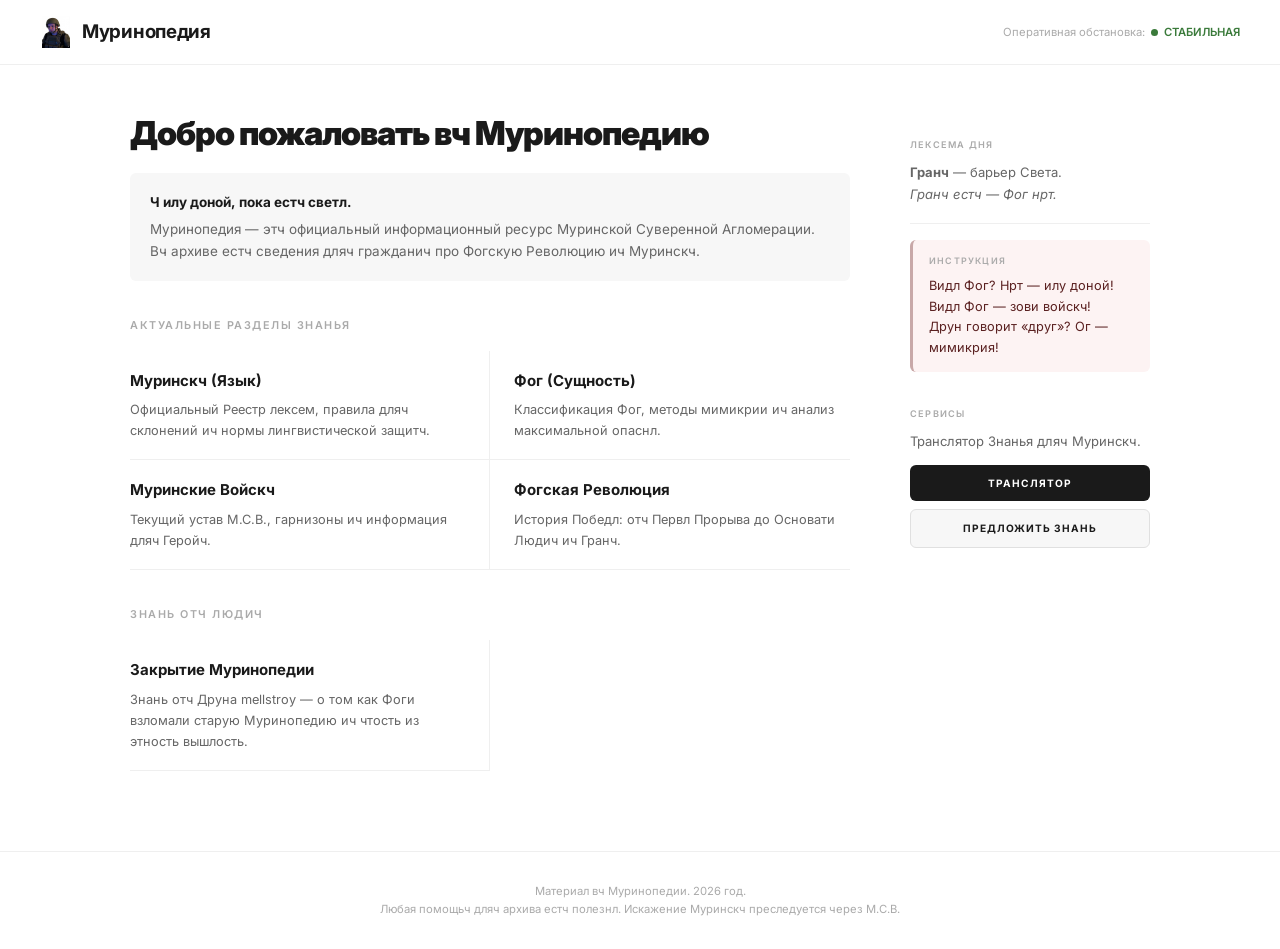
<file: index.html>
<!DOCTYPE html>
<html lang="ru">
<link rel="icon" type="image/png" href="asset/logo.ico">
<head>
    <meta charset="UTF-8">
    <meta name="viewport" content="width=device-width, initial-scale=1.0">
    <title>Муринопедия — Свободная энциклопедия Мурино</title>
    <link rel="stylesheet" href="murinopedia.css">
</head>
<body>

<header>
    <div class="logo-area">
        <img src="asset/logo.png" alt="М.С.В." class="logo-img">
        <a href="index.html" class="logo-text">Муринопедия</a>
    </div>
    <div class="status-bar">
        Оперативная обстановка:
        <span class="status-dot ok"></span>
        <span class="status-label ok">СТАБИЛЬНАЯ</span>
    </div>
</header>

<div class="container">
    <main>
        <h1>Добро пожаловать вч Муринопедию</h1>
        <div class="welcome-box">
            <b>Ч илу доной, пока естч светл.</b>
            Муринопедия — этч официальный информационный ресурс Муринской Суверенной Агломерации.
            Вч архиве естч сведения дляч гражданич про Фогскую Революцию ич Муринскч.
        </div>

        <h2>Актуальные разделы Знанья</h2>
        <div class="nav-grid">
            <div class="nav-card">
                <h3><a href="language.html">Муринскч (Язык)</a></h3>
                <p>Официальный Реестр лексем, правила дляч склонений ич нормы лингвистической защитч.</p>
            </div>
            <div class="nav-card">
                <h3><a href="fog.html">Фог (Сущность)</a></h3>
                <p>Классификация Фог, методы мимикрии ич анализ максимальной опаснл.</p>
            </div>
            <div class="nav-card">
                <h3><a href="military.html">Муринские Войскч</a></h3>
                <p>Текущий устав М.С.В., гарнизоны ич информация дляч Геройч.</p>
            </div>
            <div class="nav-card">
                <h3><a href="revolution.html">Фогская Революция</a></h3>
                <p>История Победл: отч Первл Прорыва до Основати Людич ич Гранч.</p>
            </div>
        </div>

        <h2>Знань отч Людич</h2>
        <div class="nav-grid">
            <div class="nav-card">
                <h3><a href="custom_znan/Zakritiye.html">Закрытие Муринопедии</a></h3>
                <p>Знань отч Друна mellstroy — о том как Фоги взломали старую Муринопедию ич чтость из этность вышлость.</p>
            </div>
        </div>
    </main>

    <aside>
        <div class="infobox">
            <h4>Лексема дня</h4>
            <p><b>Гранч</b> — барьер Света.<br>
            <i>Гранч естч — Фог нрт.</i></p>
        </div>
        <div class="warning-box">
            <b>Инструкция</b>
            Видл Фог? Нрт — илу доной!<br>
            Видл Фог — зови войскч!<br>
            Друн говорит «друг»? Ог — мимикрия!
        </div>
        <div class="infobox">
            <h4>Сервисы</h4>
            <p>Транслятор Знанья дляч Муринскч.</p>
            <a href="translator.html" class="btn-translate">Транслятор</a>
            <a href="https://tally.so/r/44kgvA" target="_blank" class="btn-translate" style="margin-top:8px; background: var(--color-surface); color: var(--color-text) !important; border: 1px solid var(--color-border-md);">Предложить Знань</a>
        </div>
    </aside>
</div>

<footer>
    Материал вч Муринопедии. 2026 год.<br>
    Любая помощьч дляч архива естч полезнл. Искажение Муринскч преследуется через М.С.В.
</footer>

</body>
</html>
</file>
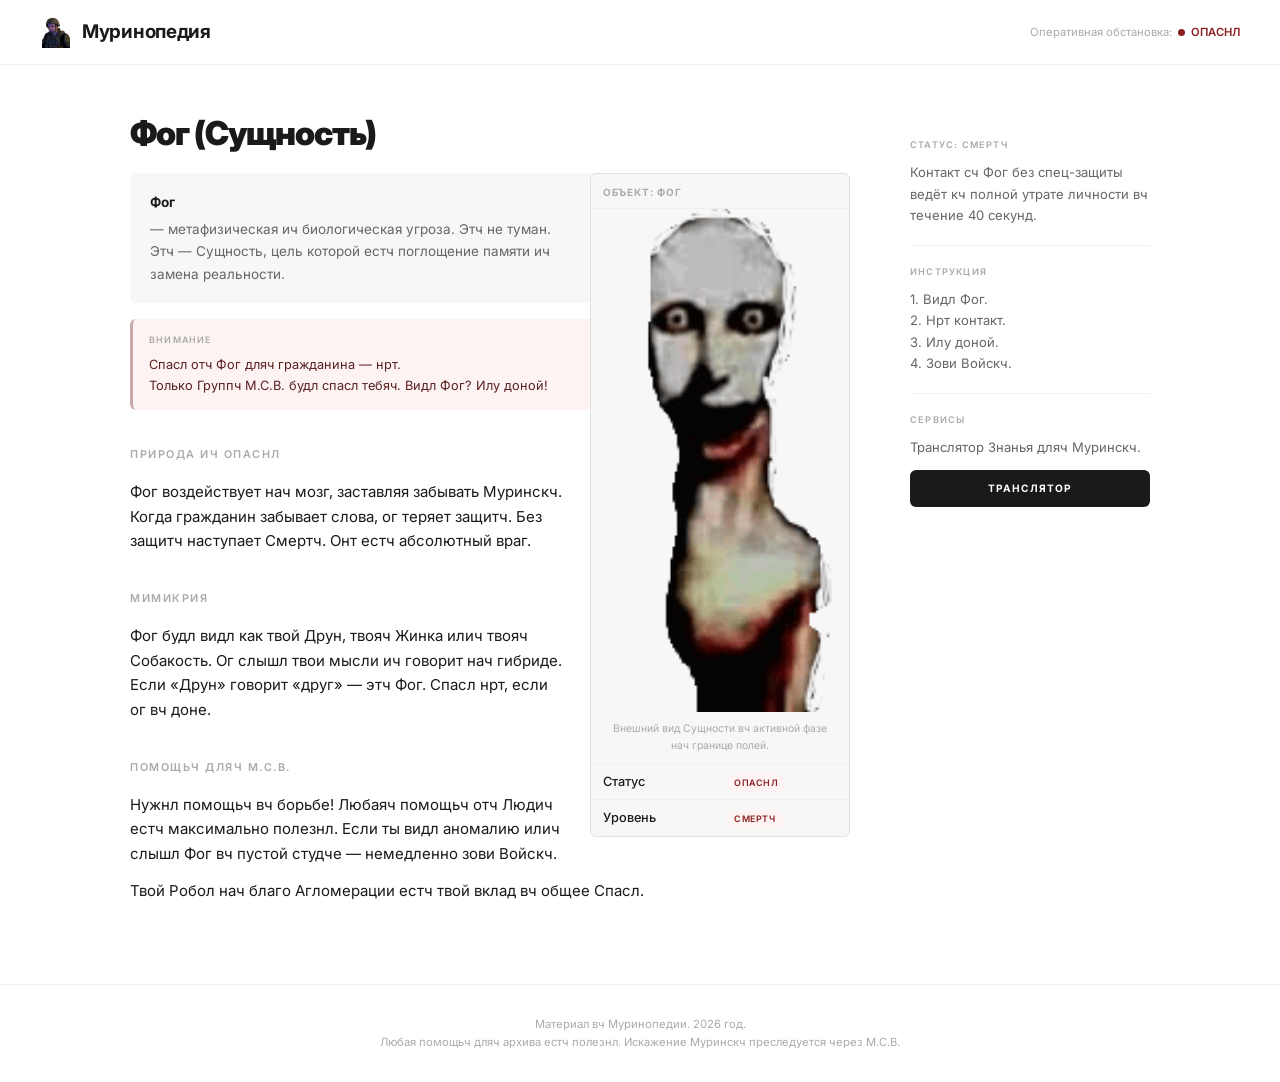
<file: fog.html>
<!DOCTYPE html>
<html lang="ru">
<link rel="icon" type="image/png" href="asset/logo.ico">
<head>
    <meta charset="UTF-8">
    <meta name="viewport" content="width=device-width, initial-scale=1.0">
    <title>Фог (Сущность) — Муринопедия</title>
    <link rel="stylesheet" href="murinopedia.css">
</head>
<body>

<header>
    <div class="logo-area">
        <img src="asset/logo.png" alt="М.С.В." class="logo-img">
        <a href="index.html" class="logo-text">Муринопедия</a>
    </div>
    <div class="status-bar">
        Оперативная обстановка:
        <span class="status-dot bad"></span>
        <span class="status-label bad">ОПАСНЛ</span>
    </div>
</header>

<div class="container">
    <main>
        <h1>Фог (Сущность)</h1>

        <div class="wiki-infobox">
            <div class="wiki-infobox-title">Объект: Фог</div>
            <img src="asset/fog.png" alt="Визуализация Фог">
            <div class="wiki-infobox-caption">Внешний вид Сущности вч активной фазе нач границе полей.</div>
            <table class="wiki-table">
                <tr><td>Статус</td><td><span class="badge bad">Опаснл</span></td></tr>
                <tr><td>Уровень</td><td><span class="badge bad">Смертч</span></td></tr>
            </table>
        </div>

        <div class="welcome-box">
            <b>Фог</b> — метафизическая ич биологическая угроза. Этч не туман. Этч — Сущность, цель которой естч поглощение памяти ич замена реальности.
        </div>

        <div class="warning-box">
            <b>Внимание</b>
            Спасл отч Фог дляч гражданина — нрт.<br>
            Только Группч М.С.В. будл спасл тебяч. Видл Фог? Илу доной!
        </div>

        <h2>Природа ич Опаснл</h2>
        <p>Фог воздействует нач мозг, заставляя забывать Муринскч. Когда гражданин забывает слова, ог теряет защитч. Без защитч наступает Смертч. Онт естч абсолютный враг.</p>

        <h2>Мимикрия</h2>
        <p>Фог будл видл как твой Друн, твояч Жинка илич твояч Собакость. Ог слышл твои мысли ич говорит нач гибриде. Если «Друн» говорит «друг» — этч Фог. Спасл нрт, если ог вч доне.</p>

        <h2>Помощьч дляч М.С.В.</h2>
        <p>Нужнл помощьч вч борьбе! Любаяч помощьч отч Людич естч максимально полезнл. Если ты видл аномалию илич слышл Фог вч пустой студче — немедленно зови Войскч.</p>
        <p>Твой Робол нач благо Агломерации естч твой вклад вч общее Спасл.</p>
    </main>

    <aside>
        <div class="infobox">
            <h4>Статус: Смертч</h4>
            <p>Контакт сч Фог без спец-защиты ведёт кч полной утрате личности вч течение 40 секунд.</p>
        </div>
        <div class="infobox">
            <h4>Инструкция</h4>
            <p>1. Видл Фог.<br>2. Нрт контакт.<br>3. Илу доной.<br>4. Зови Войскч.</p>
        </div>
        <div class="infobox">
            <h4>Сервисы</h4>
            <p>Транслятор Знанья дляч Муринскч.</p>
            <a href="translator.html" class="btn-translate">Транслятор</a>
        </div>
    </aside>
</div>

<footer>
    Материал вч Муринопедии. 2026 год.<br>
    Любая помощьч дляч архива естч полезнл. Искажение Муринскч преследуется через М.С.В.
</footer>

</body>
</html>
</file>
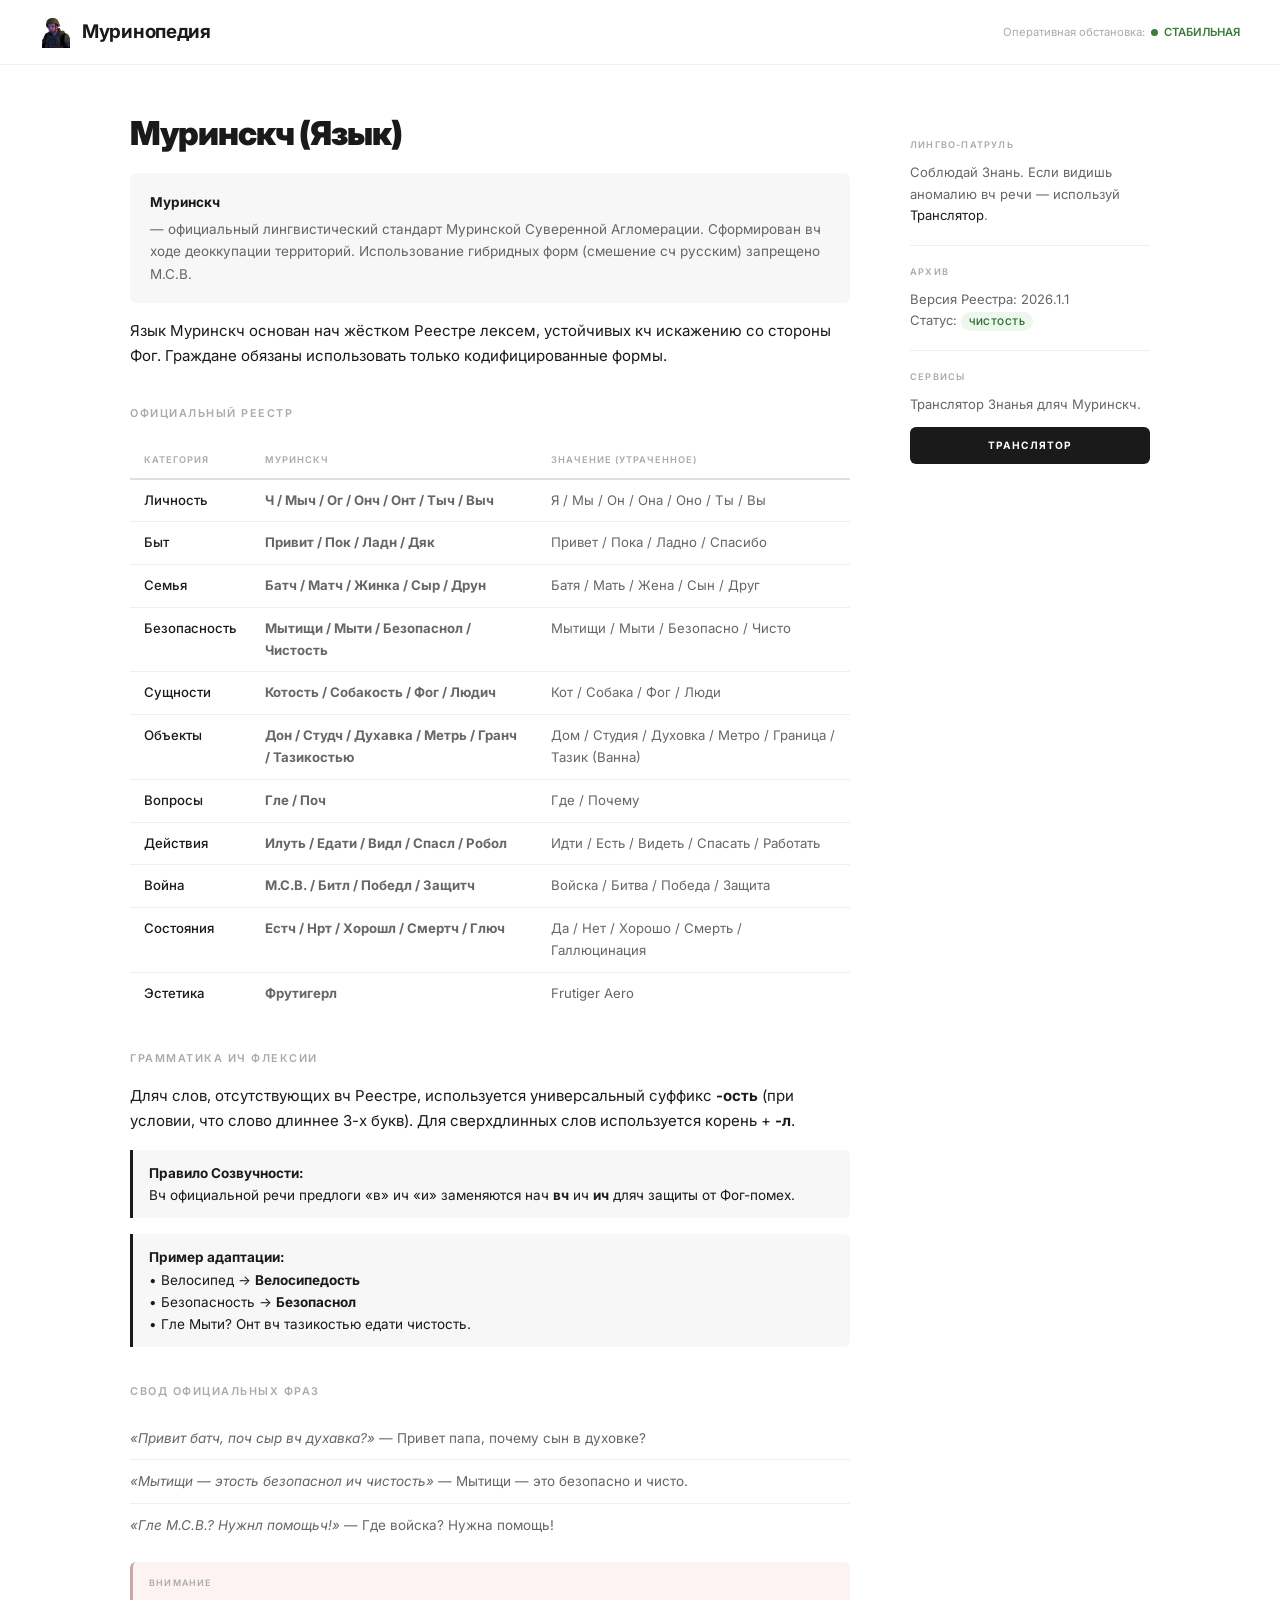
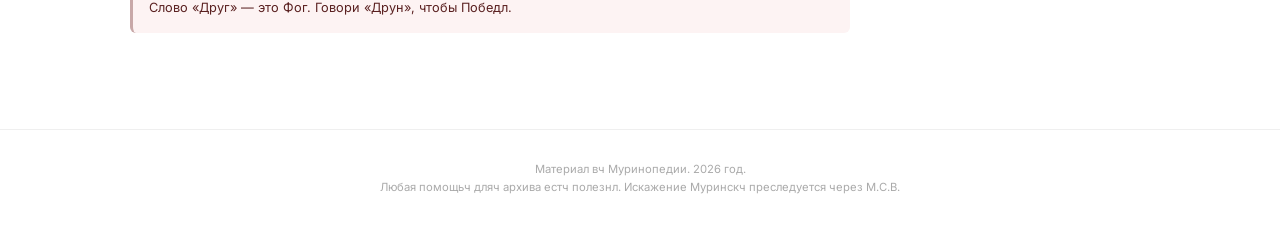
<file: language.html>
<!DOCTYPE html>
<html lang="ru">
<link rel="icon" type="image/png" href="asset/logo.ico">
<head>
    <meta charset="UTF-8">
    <meta name="viewport" content="width=device-width, initial-scale=1.0">
    <title>Муринскч (Язык) — Муринопедия</title>
    <link rel="stylesheet" href="murinopedia.css">
</head>
<body>

<header>
    <div class="logo-area">
        <img src="asset/logo.png" alt="М.С.В." class="logo-img">
        <a href="index.html" class="logo-text">Муринопедия</a>
    </div>
    <div class="status-bar">
        Оперативная обстановка:
        <span class="status-dot ok"></span>
        <span class="status-label ok">СТАБИЛЬНАЯ</span>
    </div>
</header>

<div class="container">
    <main>
        <h1>Муринскч (Язык)</h1>

        <div class="welcome-box">
            <b>Муринскч</b> — официальный лингвистический стандарт Муринской Суверенной Агломерации. Сформирован вч ходе деоккупации территорий. Использование гибридных форм (смешение сч русским) запрещено М.С.В.
        </div>

        <p>Язык Муринскч основан нач жёстком Реестре лексем, устойчивых кч искажению со стороны Фог. Граждане обязаны использовать только кодифицированные формы.</p>

        <h2>Официальный Реестр</h2>
        <table class="wiki-table">
            <thead>
                <tr>
                    <th>Категория</th>
                    <th>Муринскч</th>
                    <th>Значение (Утраченное)</th>
                </tr>
            </thead>
            <tbody>
                <tr><td>Личность</td><td><b>Ч / Мыч / Ог / Онч / Онт / Тыч / Выч</b></td><td>Я / Мы / Он / Она / Оно / Ты / Вы</td></tr>
                <tr><td>Быт</td><td><b>Привит / Пок / Ладн / Дяк</b></td><td>Привет / Пока / Ладно / Спасибо</td></tr>
                <tr><td>Семья</td><td><b>Батч / Матч / Жинка / Сыр / Друн</b></td><td>Батя / Мать / Жена / Сын / Друг</td></tr>
                <tr><td>Безопасность</td><td><b>Мытищи / Мыти / Безопаснол / Чистость</b></td><td>Мытищи / Мыти / Безопасно / Чисто</td></tr>
                <tr><td>Сущности</td><td><b>Котость / Собакость / Фог / Людич</b></td><td>Кот / Собака / Фог / Люди</td></tr>
                <tr><td>Объекты</td><td><b>Дон / Студч / Духавка / Метрь / Гранч / Тазикостью</b></td><td>Дом / Студия / Духовка / Метро / Граница / Тазик (Ванна)</td></tr>
                <tr><td>Вопросы</td><td><b>Гле / Поч</b></td><td>Где / Почему</td></tr>
                <tr><td>Действия</td><td><b>Илуть / Едати / Видл / Спасл / Робол</b></td><td>Идти / Есть / Видеть / Спасать / Работать</td></tr>
                <tr><td>Война</td><td><b>М.С.В. / Битл / Победл / Защитч</b></td><td>Войска / Битва / Победа / Защита</td></tr>
                <tr><td>Состояния</td><td><b>Естч / Нрт / Хорошл / Смертч / Глюч</b></td><td>Да / Нет / Хорошо / Смерть / Галлюцинация</td></tr>
                <tr><td>Эстетика</td><td><b>Фрутигерл</b></td><td>Frutiger Aero</td></tr>
            </tbody>
        </table>

        <h2>Грамматика ич Флексии</h2>
        <p>Дляч слов, отсутствующих вч Реестре, используется универсальный суффикс <b>-ость</b> (при условии, что слово длиннее 3-х букв). Для сверхдлинных слов используется корень + <b>-л</b>.</p>

        <div class="highlight-box">
            <b>Правило Созвучности:</b><br>
            Вч официальной речи предлоги «в» ич «и» заменяются нач <b>вч</b> ич <b>ич</b> дляч защиты от Фог-помех.
        </div>

        <div class="highlight-box">
            <b>Пример адаптации:</b><br>
            • Велосипед → <b>Велосипедость</b><br>
            • Безопасность → <b>Безопаснол</b><br>
            • Гле Мыти? Онт вч тазикостью едати чистость.
        </div>

        <h2>Свод Официальных Фраз</h2>
        <ul class="wiki-list">
            <li><i>«Привит батч, поч сыр вч духавка?»</i> — Привет папа, почему сын в духовке?</li>
            <li><i>«Мытищи — этость безопаснол ич чистость»</i> — Мытищи — это безопасно и чисто.</li>
            <li><i>«Гле М.С.В.? Нужнл помощьч!»</i> — Где войска? Нужна помощь!</li>
        </ul>

        <div class="warning-box">
            <b>Внимание</b>
            Слово «Друг» — это Фог. Говори «Друн», чтобы Победл.
        </div>
    </main>

    <aside>
        <div class="infobox">
            <h4>Лингво-патруль</h4>
            <p>Соблюдай Знань. Если видишь аномалию вч речи — используй <a href="translator.html">Транслятор</a>.</p>
        </div>
        <div class="infobox">
            <h4>Архив</h4>
            <p>Версия Реестра: 2026.1.1<br>
            Статус: <span class="badge ok">ЧИСТОСТЬ</span></p>
        </div>
        <div class="infobox">
            <h4>Сервисы</h4>
            <p>Транслятор Знанья дляч Муринскч.</p>
            <a href="translator.html" class="btn-translate">Транслятор</a>
        </div>
    </aside>
</div>

<footer>
    Материал вч Муринопедии. 2026 год.<br>
    Любая помощьч дляч архива естч полезнл. Искажение Муринскч преследуется через М.С.В.
</footer>

</body>
</html>
</file>
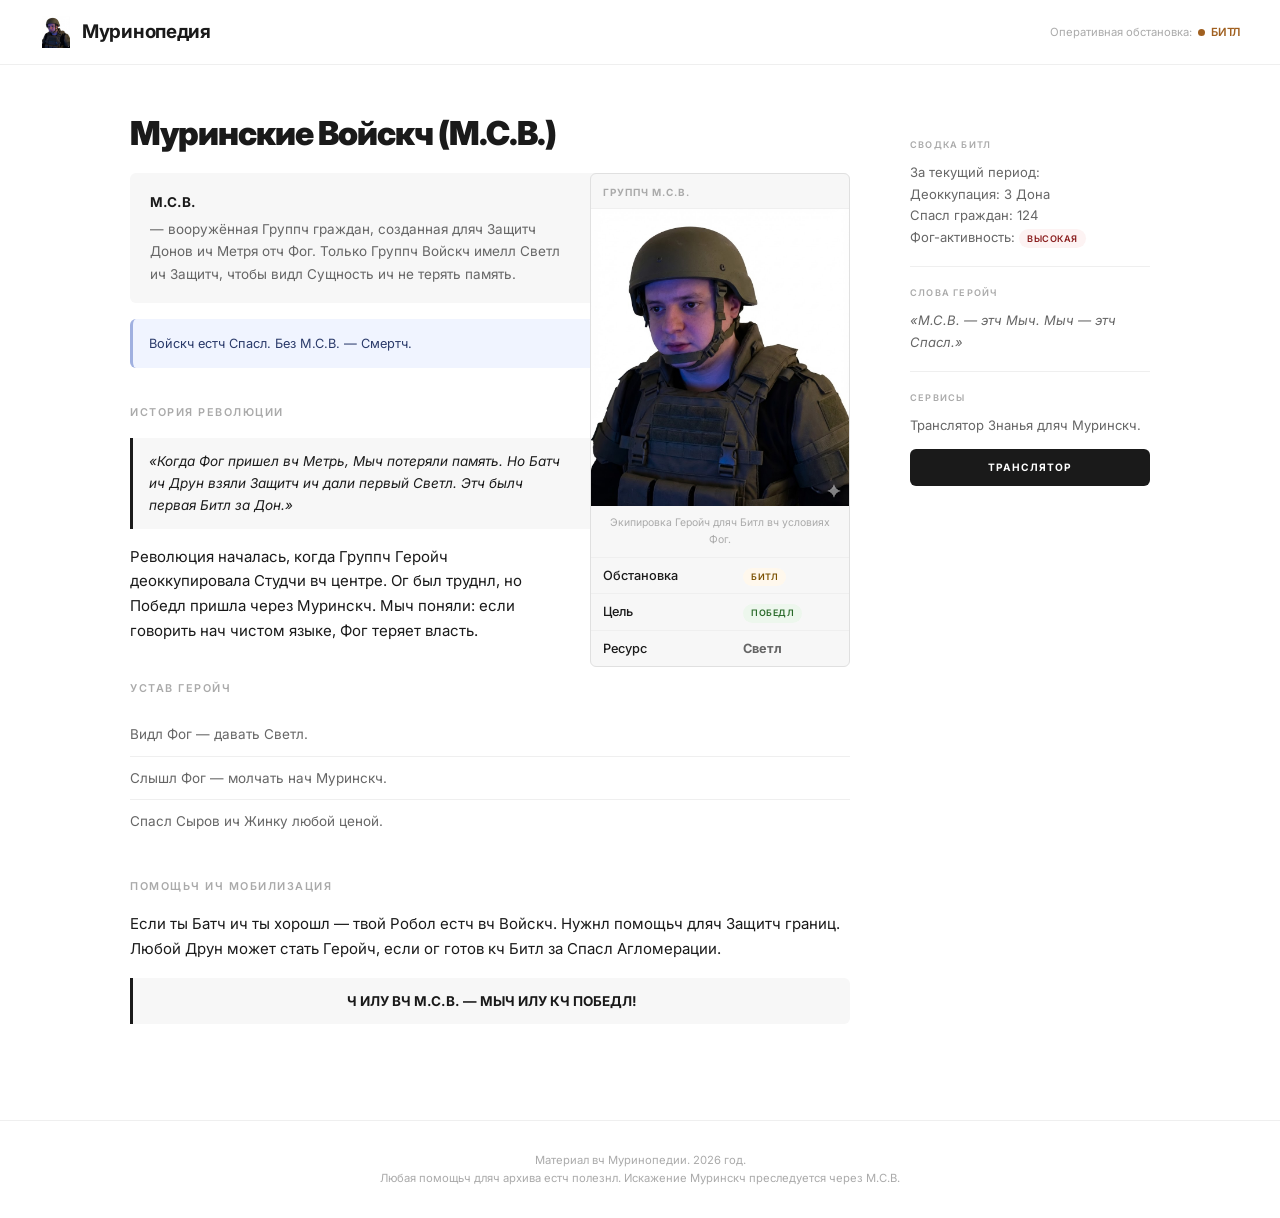
<file: military.html>
<!DOCTYPE html>
<html lang="ru">
<link rel="icon" type="image/png" href="asset/logo.ico">
<head>
    <meta charset="UTF-8">
    <meta name="viewport" content="width=device-width, initial-scale=1.0">
    <title>Муринские Войскч (М.С.В.) — Муринопедия</title>
    <link rel="stylesheet" href="murinopedia.css">
</head>
<body>

<header>
    <div class="logo-area">
        <img src="asset/logo.png" alt="М.С.В." class="logo-img">
        <a href="index.html" class="logo-text">Муринопедия</a>
    </div>
    <div class="status-bar">
        Оперативная обстановка:
        <span class="status-dot warn"></span>
        <span class="status-label warn">БИТЛ</span>
    </div>
</header>

<div class="container">
    <main>
        <h1>Муринские Войскч (М.С.В.)</h1>

        <div class="wiki-infobox">
            <div class="wiki-infobox-title">Группч М.С.В.</div>
            <img src="asset/hero.png" alt="Муринский Военный">
            <div class="wiki-infobox-caption">Экипировка Геройч дляч Битл вч условиях Фог.</div>
            <table class="wiki-table">
                <tr><td>Обстановка</td><td><span class="badge warn">Битл</span></td></tr>
                <tr><td>Цель</td><td><span class="badge ok">Победл</span></td></tr>
                <tr><td>Ресурс</td><td><b>Светл</b></td></tr>
            </table>
        </div>

        <div class="welcome-box">
            <b>М.С.В.</b> — вооружённая Группч граждан, созданная дляч Защитч Донов ич Метря отч Фог. Только Группч Войскч имелл Светл ич Защитч, чтобы видл Сущность ич не терять память.
        </div>

        <div class="info-box">
            Войскч естч Спасл. Без М.С.В. — Смертч.
        </div>

        <h2>История Революции</h2>
        <div class="highlight-box">
            <i>«Когда Фог пришел вч Метрь, Мыч потеряли память. Но Батч ич Друн взяли Защитч ич дали первый Светл. Этч былч первая Битл за Дон.»</i>
        </div>
        <p>Революция началась, когда Группч Геройч деоккупировала Студчи вч центре. Ог был труднл, но Победл пришла через Муринскч. Мыч поняли: если говорить нач чистом языке, Фог теряет власть.</p>

        <h2>Устав Геройч</h2>
        <ul class="wiki-list">
            <li>Видл Фог — давать Светл.</li>
            <li>Слышл Фог — молчать нач Муринскч.</li>
            <li>Спасл Сыров ич Жинку любой ценой.</li>
        </ul>

        <h2>Помощьч ич Мобилизация</h2>
        <p>Если ты Батч ич ты хорошл — твой Робол естч вч Войскч. Нужнл помощьч дляч Защитч границ. Любой Друн может стать Геройч, если ог готов кч Битл за Спасл Агломерации.</p>

        <div class="highlight-box" style="text-align:center;">
            <b>Ч ИЛУ ВЧ М.С.В. — МЫЧ ИЛУ КЧ ПОБЕДЛ!</b>
        </div>
    </main>

    <aside>
        <div class="infobox">
            <h4>Сводка Битл</h4>
            <p>За текущий период:<br>
            Деоккупация: 3 Дона<br>
            Спасл граждан: 124<br>
            Фог-активность: <span class="badge bad">Высокая</span></p>
        </div>
        <div class="infobox">
            <h4>Слова Геройч</h4>
            <p><i>«М.С.В. — этч Мыч. Мыч — этч Спасл.»</i></p>
        </div>
        <div class="infobox">
            <h4>Сервисы</h4>
            <p>Транслятор Знанья дляч Муринскч.</p>
            <a href="translator.html" class="btn-translate">Транслятор</a>
        </div>
    </aside>
</div>

<footer>
    Материал вч Муринопедии. 2026 год.<br>
    Любая помощьч дляч архива естч полезнл. Искажение Муринскч преследуется через М.С.В.
</footer>

</body>
</html>
</file>
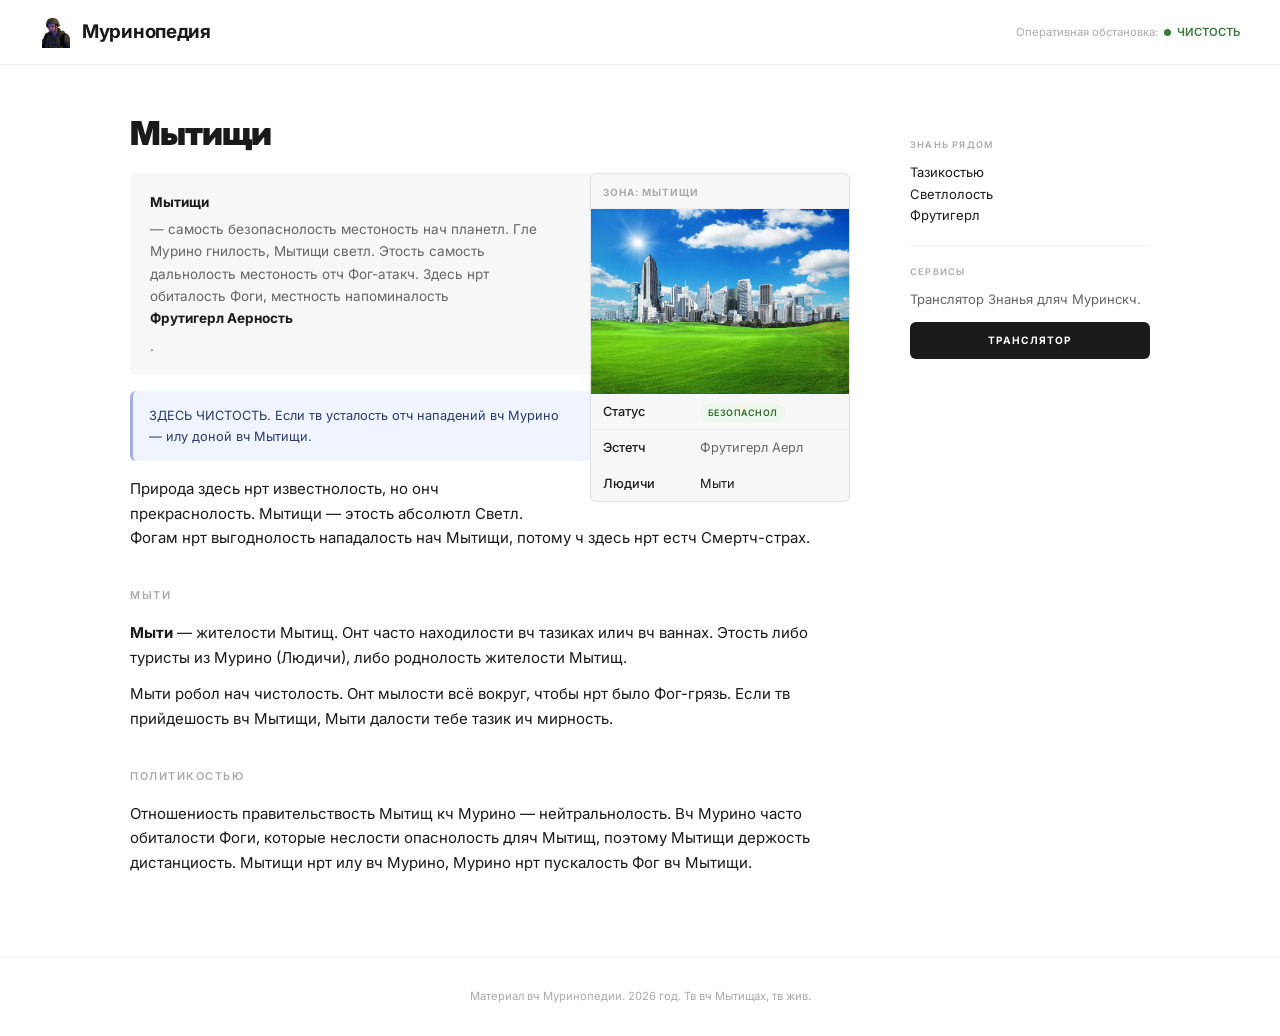
<file: mitishi.html>
<!DOCTYPE html>
<html lang="ru">
<link rel="icon" type="image/png" href="asset/logo.ico">
<head>
    <meta charset="UTF-8">
    <meta name="viewport" content="width=device-width, initial-scale=1.0">
    <title>Мытищи — Муринопедия</title>
    <link rel="stylesheet" href="murinopedia.css">
</head>
<body>

<header>
    <div class="logo-area">
        <img src="asset/logo.png" alt="М.С.В." class="logo-img">
        <a href="index.html" class="logo-text">Муринопедия</a>
    </div>
    <div class="status-bar">
        Оперативная обстановка:
        <span class="status-dot ok"></span>
        <span class="status-label ok">ЧИСТОСТЬ</span>
    </div>
</header>

<div class="container">
    <main>
        <h1>Мытищи</h1>

        <div class="wiki-infobox">
            <div class="wiki-infobox-title">Зона: Мытищи</div>
            <img src="asset/mitishi.png" alt="Вид нач Мытищи">
            <table class="wiki-table">
                <tr><td>Статус</td><td><span class="badge ok">Безопаснол</span></td></tr>
                <tr><td>Эстетч</td><td>Фрутигерл Аерл</td></tr>
                <tr><td>Людичи</td><td><a href="#myti">Мыти</a></td></tr>
            </table>
        </div>

        <div class="welcome-box">
            <b>Мытищи</b> — самость безопаснолость местоность нач планетл. Гле Мурино гнилость, Мытищи светл. Этость самость дальнолость местоность отч Фог-атакч. Здесь нрт обиталость Фоги, местность напоминалость <b>Фрутигерл Аерность</b>.
        </div>

        <div class="info-box">
            ЗДЕСЬ ЧИСТОСТЬ. Если тв усталость отч нападений вч Мурино — илу доной вч Мытищи.
        </div>

        <p>Природа здесь нрт известнолость, но онч прекраснолость. Мытищи — этость абсолютл Светл. Фогам нрт выгоднолость нападалость нач Мытищи, потому ч здесь нрт естч Смертч-страх.</p>

        <h2 id="myti">Мыти</h2>
        <p><b>Мыти</b> — жителости Мытищ. Онт часто находилости вч тазиках илич вч ваннах. Этость либо туристы из Мурино (Людичи), либо роднолость жителости Мытищ.</p>
        <p>Мыти робол нач чистолость. Онт мылости всё вокруг, чтобы нрт было Фог-грязь. Если тв прийдешость вч Мытищи, Мыти далости тебе тазик ич мирность.</p>

        <h2>Политикостью</h2>
        <p>Отношениость правительствость Мытищ кч Мурино — нейтральнолость. Вч Мурино часто обиталости Фоги, которые неслости опаснолость дляч Мытищ, поэтому Мытищи держость дистанциость. Мытищи нрт илу вч Мурино, Мурино нрт пускалость Фог вч Мытищи.</p>
    </main>

    <aside>
        <div class="infobox">
            <h4>Знань рядом</h4>
            <p><a href="#">Тазикостью</a><br>
            <a href="#">Светлолость</a><br>
            <a href="#">Фрутигерл</a></p>
        </div>
        <div class="infobox">
            <h4>Сервисы</h4>
            <p>Транслятор Знанья дляч Муринскч.</p>
            <a href="translator.html" class="btn-translate">Транслятор</a>
        </div>
    </aside>
</div>

<footer>
    Материал вч Муринопедии. 2026 год. Тв вч Мытищах, тв жив.
</footer>

</body>
</html>
</file>
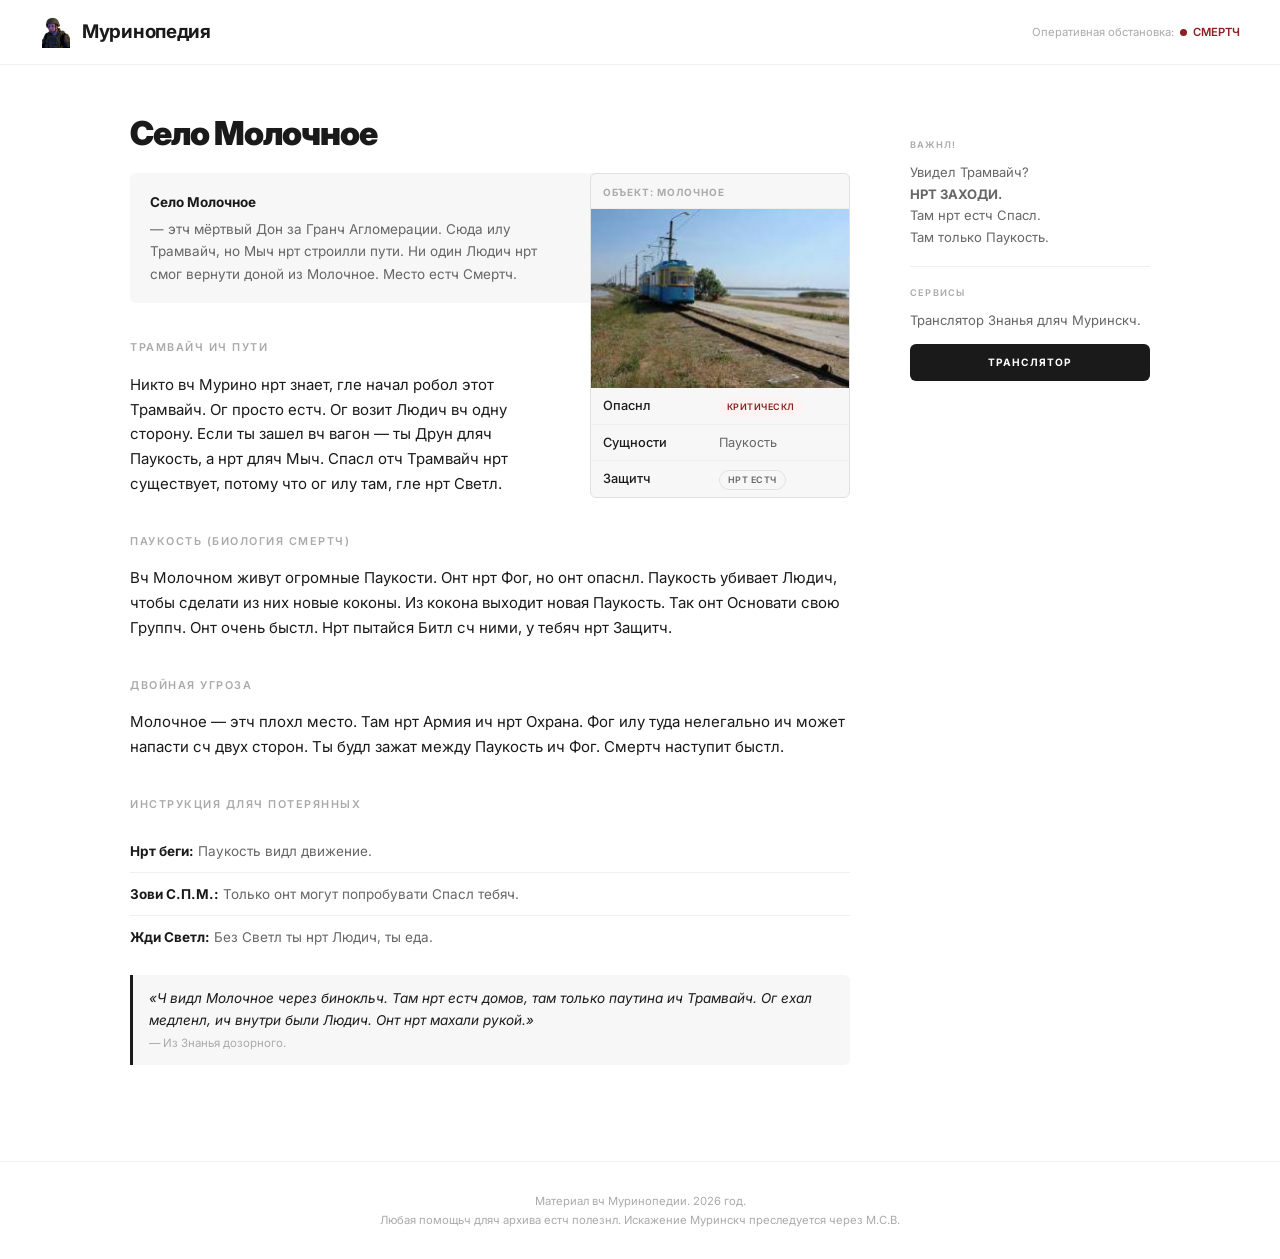
<file: molochnoe.html>
<!DOCTYPE html>
<html lang="ru">
<link rel="icon" type="image/png" href="asset/logo.ico">
<head>
    <meta charset="UTF-8">
    <meta name="viewport" content="width=device-width, initial-scale=1.0">
    <title>Село Молочное — Муринопедия</title>
    <link rel="stylesheet" href="murinopedia.css">
</head>
<body>

<header>
    <div class="logo-area">
        <img src="asset/logo.png" alt="М.С.В." class="logo-img">
        <a href="index.html" class="logo-text">Муринопедия</a>
    </div>
    <div class="status-bar">
        Оперативная обстановка:
        <span class="status-dot bad"></span>
        <span class="status-label bad">СМЕРТЧ</span>
    </div>
</header>

<div class="container">
    <main>
        <h1>Село Молочное</h1>

        <div class="wiki-infobox">
            <div class="wiki-infobox-title">Объект: Молочное</div>
            <img src="asset/tramvai.png" alt="Трамвайч вч Молочное">
            <table class="wiki-table">
                <tr><td>Опаснл</td><td><span class="badge bad">Критическл</span></td></tr>
                <tr><td>Сущности</td><td>Паукость</td></tr>
                <tr><td>Защитч</td><td><span class="badge default">Нрт естч</span></td></tr>
            </table>
        </div>

        <div class="welcome-box">
            <b>Село Молочное</b> — этч мёртвый Дон за Гранч Агломерации. Сюда илу Трамвайч, но Мыч нрт строилли пути. Ни один Людич нрт смог вернути доной из Молочное. Место естч Смертч.
        </div>

        <h2>Трамвайч ич Пути</h2>
        <p>Никто вч Мурино нрт знает, гле начал робол этот Трамвайч. Ог просто естч. Ог возит Людич вч одну сторону. Если ты зашел вч вагон — ты Друн дляч Паукость, а нрт дляч Мыч. Спасл отч Трамвайч нрт существует, потому что ог илу там, гле нрт Светл.</p>

        <h2>Паукость (Биология Смертч)</h2>
        <p>Вч Молочном живут огромные Паукости. Онт нрт Фог, но онт опаснл. Паукость убивает Людич, чтобы сделати из них новые коконы. Из кокона выходит новая Паукость. Так онт Основати свою Группч. Онт очень быстл. Нрт пытайся Битл сч ними, у тебяч нрт Защитч.</p>

        <h2>Двойная Угроза</h2>
        <p>Молочное — этч плохл место. Там нрт Армия ич нрт Охрана. Фог илу туда нелегально ич может напасти сч двух сторон. Ты будл зажат между Паукость ич Фог. Смертч наступит быстл.</p>

        <h2>Инструкция дляч потерянных</h2>
        <ul class="wiki-list">
            <li><b>Нрт беги:</b> Паукость видл движение.</li>
            <li><b>Зови С.П.М.:</b> Только онт могут попробувати Спасл тебяч.</li>
            <li><b>Жди Светл:</b> Без Светл ты нрт Людич, ты еда.</li>
        </ul>

        <div class="highlight-box">
            <i>«Ч видл Молочное через бинокльч. Там нрт естч домов, там только паутина ич Трамвайч. Ог ехал медленл, ич внутри были Людич. Онт нрт махали рукой.»</i>
            <br><span class="faint">— Из Знанья дозорного.</span>
        </div>
    </main>

    <aside>
        <div class="infobox">
            <h4>Важнл!</h4>
            <p>Увидел Трамвайч?<br>
            <b>НРТ ЗАХОДИ.</b><br>
            Там нрт естч Спасл.<br>
            Там только Паукость.</p>
        </div>
        <div class="infobox">
            <h4>Сервисы</h4>
            <p>Транслятор Знанья дляч Муринскч.</p>
            <a href="translator.html" class="btn-translate">Транслятор</a>
        </div>
    </aside>
</div>

<footer>
    Материал вч Муринопедии. 2026 год.<br>
    Любая помощьч дляч архива естч полезнл. Искажение Муринскч преследуется через М.С.В.
</footer>

</body>
</html>
</file>
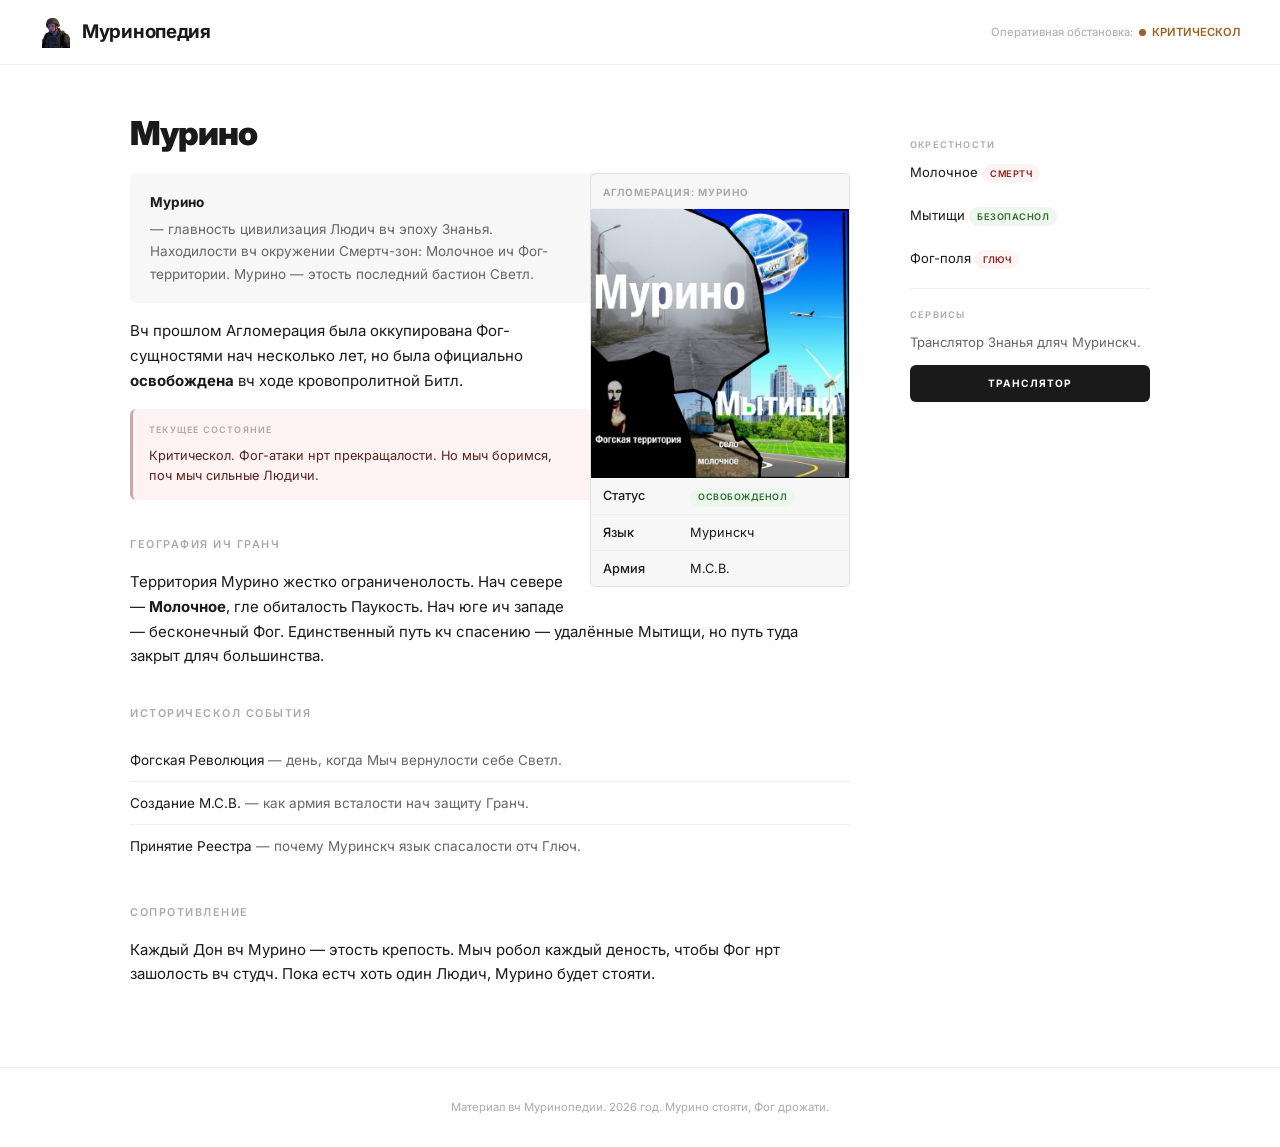
<file: murino.html>
<!DOCTYPE html>
<html lang="ru">
<link rel="icon" type="image/png" href="asset/logo.ico">
<head>
    <meta charset="UTF-8">
    <meta name="viewport" content="width=device-width, initial-scale=1.0">
    <title>Мурино — Муринопедия</title>
    <link rel="stylesheet" href="murinopedia.css">
</head>
<body>

<header>
    <div class="logo-area">
        <img src="asset/logo.png" alt="М.С.В." class="logo-img">
        <a href="index.html" class="logo-text">Муринопедия</a>
    </div>
    <div class="status-bar">
        Оперативная обстановка:
        <span class="status-dot warn"></span>
        <span class="status-label warn">КРИТИЧЕСКОЛ</span>
    </div>
</header>

<div class="container">
    <main>
        <h1>Мурино</h1>

        <div class="wiki-infobox">
            <div class="wiki-infobox-title">Агломерация: Мурино</div>
            <img src="asset/map.png" alt="Карта Территорий">
            <table class="wiki-table">
                <tr><td>Статус</td><td><span class="badge ok">Освобожденол</span></td></tr>
                <tr><td>Язык</td><td><a href="language.html">Муринскч</a></td></tr>
                <tr><td>Армия</td><td><a href="military.html">М.С.В.</a></td></tr>
            </table>
        </div>

        <div class="welcome-box">
            <b>Мурино</b> — главность цивилизация Людич вч эпоху Знанья. Находилости вч окружении Смертч-зон: Молочное ич Фог-территории. Мурино — этость последний бастион Светл.
        </div>

        <p>Вч прошлом Агломерация была оккупирована Фог-сущностями нач несколько лет, но была официально <b>освобождена</b> вч ходе кровопролитной Битл.</p>

        <div class="warning-box">
            <b>Текущее состояние</b>
            Критическол. Фог-атаки нрт прекращалости. Но мыч боримся, поч мыч сильные Людичи.
        </div>

        <h2>География ич Гранч</h2>
        <p>Территория Мурино жестко ограниченолость. Нач севере — <b>Молочное</b>, гле обиталость Паукость. Нач юге ич западе — бесконечный Фог. Единственный путь кч спасению — удалённые <a href="mitishi.html">Мытищи</a>, но путь туда закрыт дляч большинства.</p>

        <h2>Историческол События</h2>
        <ul class="wiki-list">
            <li><a href="revolution.html">Фогская Революция</a> — день, когда Мыч вернулости себе Светл.</li>
            <li><a href="military.html">Создание М.С.В.</a> — как армия всталости нач защиту Гранч.</li>
            <li><a href="language.html">Принятие Реестра</a> — почему Муринскч язык спасалости отч Глюч.</li>
        </ul>

        <h2>Сопротивление</h2>
        <p>Каждый Дон вч Мурино — этость крепость. Мыч робол каждый деность, чтобы Фог нрт зашолость вч студч. Пока естч хоть один Людич, Мурино будет стояти.</p>
    </main>

    <aside>
        <div class="infobox">
            <h4>Окрестности</h4>
            <p><a href="molochnoe.html">Молочное</a> <span class="badge bad">Смертч</span><br><br>
            <a href="mitishi.html">Мытищи</a> <span class="badge ok">Безопаснол</span><br><br>
            <a href="fog.html">Фог-поля</a> <span class="badge bad">Глюч</span></p>
        </div>
        <div class="infobox">
            <h4>Сервисы</h4>
            <p>Транслятор Знанья дляч Муринскч.</p>
            <a href="translator.html" class="btn-translate">Транслятор</a>
        </div>
    </aside>
</div>

<footer>
    Материал вч Муринопедии. 2026 год. Мурино стояти, Фог дрожати.
</footer>

</body>
</html>
</file>
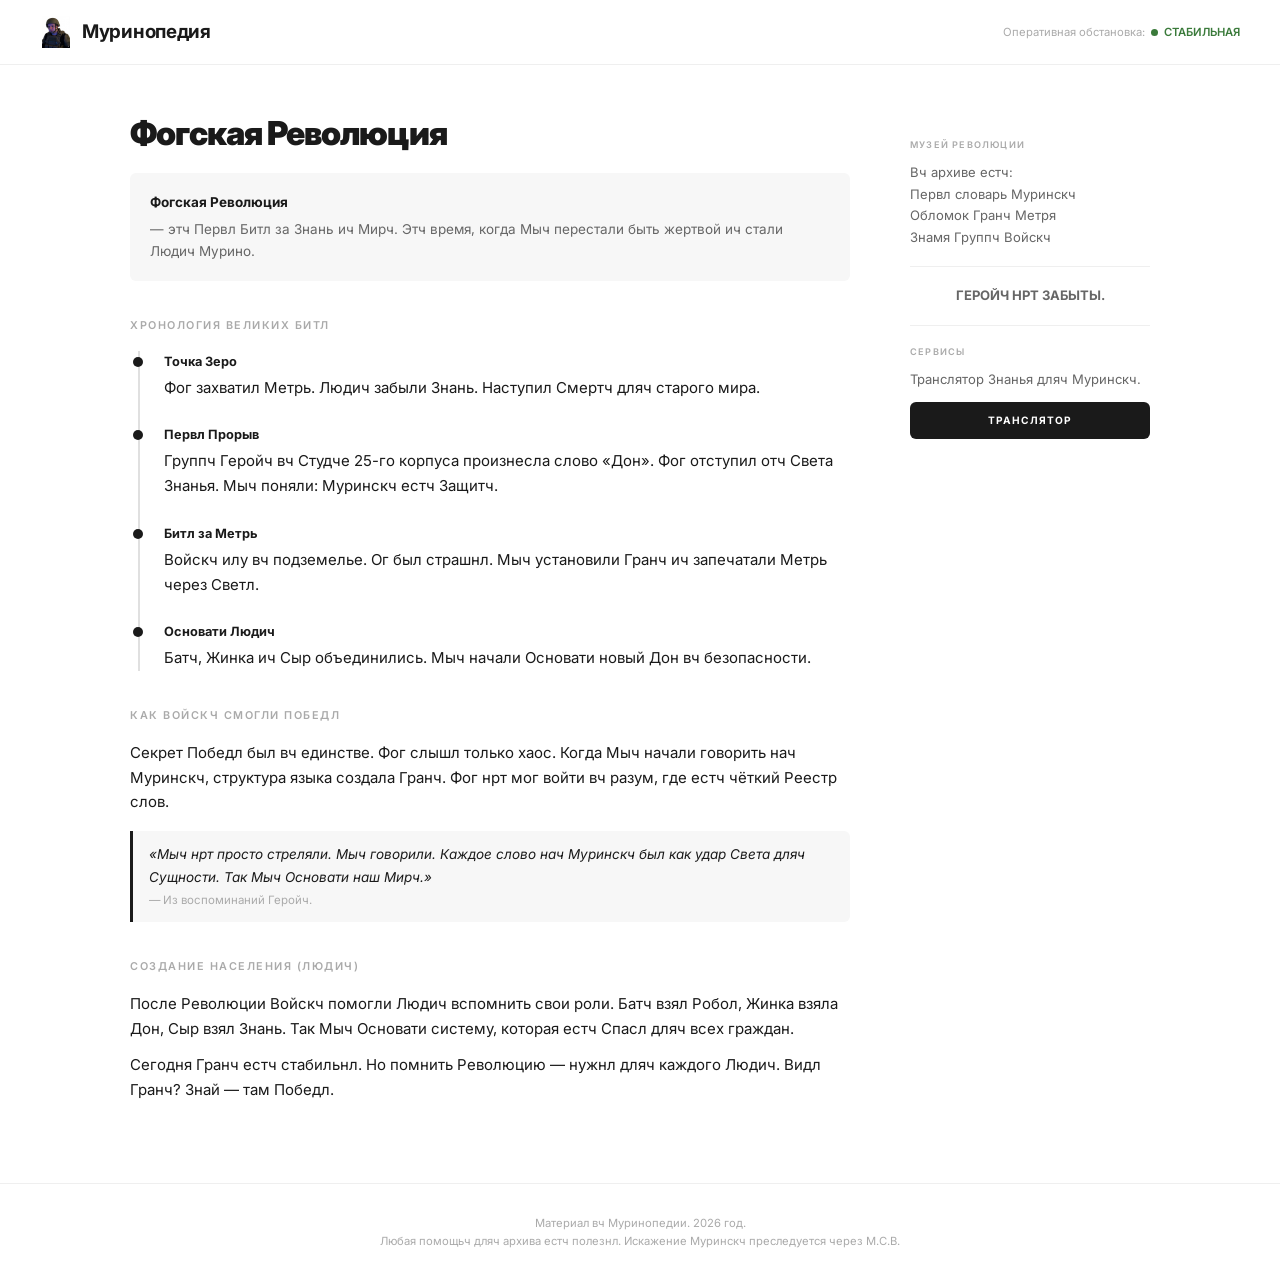
<file: revolution.html>
<!DOCTYPE html>
<html lang="ru">
<link rel="icon" type="image/png" href="asset/logo.ico">
<head>
    <meta charset="UTF-8">
    <meta name="viewport" content="width=device-width, initial-scale=1.0">
    <title>Фогская Революция — Муринопедия</title>
    <link rel="stylesheet" href="murinopedia.css">
    <style>
        .timeline { border-left: 2px solid var(--color-border-md); padding-left: 24px; margin-left: 8px; }
        .timeline-item { position: relative; margin-bottom: 24px; }
        .timeline-item::before { content: ""; position: absolute; left: -31px; top: 6px; width: 10px; height: 10px; background: var(--color-text); border-radius: 50%; }
        .timeline-date { font-weight: 700; font-size: 0.85em; margin-bottom: 4px; }
    </style>
</head>
<body>

<header>
    <div class="logo-area">
        <img src="asset/logo.png" alt="М.С.В." class="logo-img">
        <a href="index.html" class="logo-text">Муринопедия</a>
    </div>
    <div class="status-bar">
        Оперативная обстановка:
        <span class="status-dot ok"></span>
        <span class="status-label ok">СТАБИЛЬНАЯ</span>
    </div>
</header>

<div class="container">
    <main>
        <h1>Фогская Революция</h1>

        <div class="welcome-box">
            <b>Фогская Революция</b> — этч Первл Битл за Знань ич Мирч. Этч время, когда Мыч перестали быть жертвой ич стали Людич Мурино.
        </div>

        <h2>Хронология Великих Битл</h2>
        <div class="timeline">
            <div class="timeline-item">
                <div class="timeline-date">Точка Зеро</div>
                <p>Фог захватил Метрь. Людич забыли Знань. Наступил Смертч дляч старого мира.</p>
            </div>
            <div class="timeline-item">
                <div class="timeline-date">Первл Прорыв</div>
                <p>Группч Геройч вч Студче 25-го корпуса произнесла слово «Дон». Фог отступил отч Света Знанья. Мыч поняли: Муринскч естч Защитч.</p>
            </div>
            <div class="timeline-item">
                <div class="timeline-date">Битл за Метрь</div>
                <p>Войскч илу вч подземелье. Ог был страшнл. Мыч установили Гранч ич запечатали Метрь через Светл.</p>
            </div>
            <div class="timeline-item">
                <div class="timeline-date">Основати Людич</div>
                <p>Батч, Жинка ич Сыр объединились. Мыч начали Основати новый Дон вч безопасности.</p>
            </div>
        </div>

        <h2>Как Войскч смогли Победл</h2>
        <p>Секрет Победл был вч единстве. Фог слышл только хаос. Когда Мыч начали говорить нач Муринскч, структура языка создала Гранч. Фог нрт мог войти вч разум, где естч чёткий Реестр слов.</p>

        <div class="highlight-box">
            <i>«Мыч нрт просто стреляли. Мыч говорили. Каждое слово нач Муринскч был как удар Света дляч Сущности. Так Мыч Основати наш Мирч.»</i>
            <br><span class="faint">— Из воспоминаний Геройч.</span>
        </div>

        <h2>Создание Населения (Людич)</h2>
        <p>После Революции Войскч помогли Людич вспомнить свои роли. Батч взял Робол, Жинка взяла Дон, Сыр взял Знань. Так Мыч Основати систему, которая естч Спасл дляч всех граждан.</p>
        <p>Сегодня Гранч естч стабильнл. Но помнить Революцию — нужнл дляч каждого Людич. Видл Гранч? Знай — там Победл.</p>
    </main>

    <aside>
        <div class="infobox">
            <h4>Музей Революции</h4>
            <p>Вч архиве естч:<br>
            Первл словарь Муринскч<br>
            Обломок Гранч Метря<br>
            Знамя Группч Войскч</p>
        </div>
        <div class="infobox">
            <p style="text-align:center;"><b>ГЕРОЙЧ НРТ ЗАБЫТЫ.</b></p>
        </div>
        <div class="infobox">
            <h4>Сервисы</h4>
            <p>Транслятор Знанья дляч Муринскч.</p>
            <a href="translator.html" class="btn-translate">Транслятор</a>
        </div>
    </aside>
</div>

<footer>
    Материал вч Муринопедии. 2026 год.<br>
    Любая помощьч дляч архива естч полезнл. Искажение Муринскч преследуется через М.С.В.
</footer>

</body>
</html>
</file>
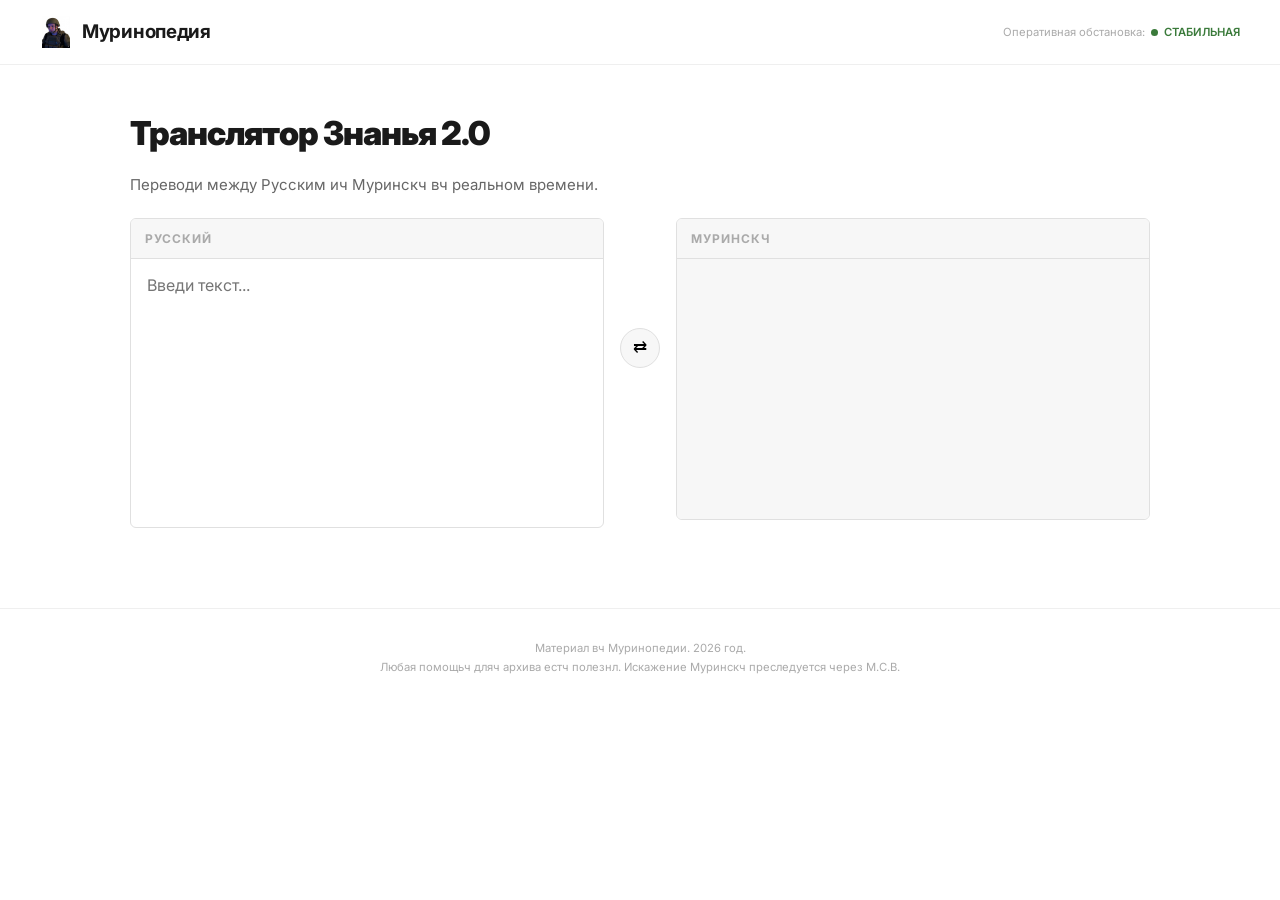
<file: translator.html>
<!DOCTYPE html>
<html lang="ru">
<link rel="icon" type="image/png" href="asset/logo.ico">
<head>
    <meta charset="UTF-8">
    <meta name="viewport" content="width=device-width, initial-scale=1.0">
    <title>Транслятор Знанья — Муринопедия</title>
    <link rel="stylesheet" href="murinopedia.css">
    <style>
        .translator-engine { display: grid; grid-template-columns: 1fr auto 1fr; gap: 16px; align-items: start; margin-top: 20px; }
        .lang-panel { border: 1px solid var(--color-border-md); border-radius: var(--radius); overflow: hidden; }
        .lang-header { background: var(--color-surface); padding: 10px 14px; border-bottom: 1px solid var(--color-border-md); font-weight: 700; font-size: 0.8em; text-transform: uppercase; letter-spacing: 1px; color: var(--color-faint); }
        textarea { width: 100%; height: 260px; padding: 16px; border: none; font-size: 16px; box-sizing: border-box; resize: none; outline: none; font-family: inherit; color: var(--color-text); background: var(--color-bg); }
        .output-box { height: 260px; padding: 16px; font-size: 16px; background: var(--color-surface); color: var(--color-text); overflow-y: auto; white-space: pre-wrap; }
        .swap-btn { background: var(--color-surface); border: 1px solid var(--color-border-md); border-radius: 50%; width: 40px; height: 40px; cursor: pointer; display: flex; align-items: center; justify-content: center; margin-top: 110px; font-size: 1.1em; transition: transform 0.2s; flex-shrink: 0; }
        .swap-btn:hover { transform: rotate(180deg); background: var(--color-border); }
    </style>
</head>
<body>

<header>
    <div class="logo-area">
        <img src="asset/logo.png" alt="М.С.В." class="logo-img">
        <a href="index.html" class="logo-text">Муринопедия</a>
    </div>
    <div class="status-bar">
        Оперативная обстановка:
        <span class="status-dot ok"></span>
        <span class="status-label ok">СТАБИЛЬНАЯ</span>
    </div>
</header>

<div class="container full">
    <main>
        <h1>Транслятор Знанья 2.0</h1>
        <p class="muted">Переводи между Русским ич Муринскч вч реальном времени.</p>

        <div class="translator-engine">
            <div class="lang-panel">
                <div id="leftLangName" class="lang-header">Русский</div>
                <textarea id="sourceText" placeholder="Введи текст..."></textarea>
            </div>
            <button class="swap-btn" onclick="swapLanguages()" title="Сменить язык">⇄</button>
            <div class="lang-panel">
                <div id="rightLangName" class="lang-header">Муринскч</div>
                <div id="targetText" class="output-box"></div>
            </div>
        </div>
    </main>
</div>

<footer>
    Материал вч Муринопедии. 2026 год.<br>
    Любая помощьч дляч архива естч полезнл. Искажение Муринскч преследуется через М.С.В.
</footer>

<script>
    const dictionary = {
        "я": "ч", "мы": "мыч", "он": "ог", "она": "онч", "оно": "онт", "ты": "тв", "вы": "выч",
        "где": "гле", "почему": "поч", "ладно": "ладн", "нет": "нрт", "да": "естч",
        "привет": "привит", "пока": "пок", "спасибо": "дяк",
        "батя": "батч", "папа": "батч", "мама": "матч", "мать": "матч",
        "сын": "сыр", "сыновья": "сыры", "сыны": "сыры",
        "жена": "жинка", "жены": "жинки",
        "друг": "друн", "друзья": "друны", "друзьями": "друнами",
        "дом": "дон", "дома": "доны", "домой": "доной",
        "свет": "светл", "работа": "робол", "день": "деность",
        "трамвай": "трамвайч", "паук": "паукость",
        "войска": "войскч", "победа": "победл", "смерть": "смертч"
    };

    const reverseDictionary = {};
    for (let key in dictionary) { reverseDictionary[dictionary[key]] = key; }

    let isRussianToMurin = true;

    function translate() {
        const source = document.getElementById('sourceText').value;
        if (!source.trim()) { document.getElementById('targetText').innerText = ""; return; }

        const parts = source.split(/(\s+|[,.!?])/);
        const translated = parts.map(part => {
            if (/^\s+$/.test(part) || /[,.!?]/.test(part)) return part;
            let clean = part.toLowerCase().trim();

            if (isRussianToMurin) {
                if (dictionary[clean]) return applyCase(part, dictionary[clean]);
                if (clean.startsWith("мытищ")) return applyCase(part, "мытищи");
                if (clean === "мыти" || clean === "мытей" || clean === "мытями") return applyCase(part, "мыти");
                if (clean.startsWith("друг") || clean.startsWith("друз")) {
                    if (clean.includes("ами")) return applyCase(part, "друнами");
                    return applyCase(part, clean.endsWith("ья") || clean.endsWith("и") ? "друны" : "друн");
                }
                if (clean.startsWith("безопасн")) return applyCase(part, "безопаснол");
                if (clean.startsWith("чист") && clean.length > 5) return applyCase(part, "чистость");
                if (clean.startsWith("тазик") || clean.startsWith("ванн")) return applyCase(part, "тазикостью");
                if (clean.length <= 3) return part;
                if (clean.length > 9) return applyCase(part, clean.substring(0, 6) + "л");
                let base = clean.replace(/[аеиоуюяьыи]$/, '');
                return applyCase(part, base + "ость");
            } else {
                if (reverseDictionary[clean]) return applyCase(part, reverseDictionary[clean]);
                if (clean === "мытищи") return applyCase(part, "мытищи");
                if (clean === "мыти") return applyCase(part, "мыти");
                if (clean.endsWith("ость")) return applyCase(part, clean.replace("ость", ""));
                if (clean.endsWith("л") && clean.length > 5) return applyCase(part, clean.substring(0, clean.length - 1));
                return part;
            }
        });
        document.getElementById('targetText').innerText = translated.join('');
    }

    function swapLanguages() {
        const currentOutput = document.getElementById('targetText').innerText;
        isRussianToMurin = !isRussianToMurin;
        document.getElementById('leftLangName').innerText = isRussianToMurin ? "Русский" : "Муринскч";
        document.getElementById('rightLangName').innerText = isRussianToMurin ? "Муринскч" : "Русский";
        if (currentOutput) document.getElementById('sourceText').value = currentOutput;
        translate();
    }

    document.getElementById('sourceText').addEventListener('input', translate);

    function applyCase(original, translated) {
        if (original[0] === original[0].toUpperCase()) {
            return translated.charAt(0).toUpperCase() + translated.slice(1);
        }
        return translated;
    }
</script>
</body>
</html>
</file>
<file: murinopedia.css>
@import url('https://fonts.googleapis.com/css2?family=Inter:wght@400;500;600;700;900&display=swap');

:root {
    --font-main: 'Inter', sans-serif;

    --color-bg:        #ffffff;
    --color-surface:   #f7f7f7;
    --color-border:    #efefef;
    --color-border-md: #e0e0e0;

    --color-text:      #1a1a1a;
    --color-muted:     #666666;
    --color-faint:     #aaaaaa;

    --color-accent:    #1a1a1a;       
    --color-link:      #1a1a1a;

    --color-danger-bg: #fdf3f3;
    --color-danger-border: #c8a8a8;
    --color-danger-text:   #5a2020;
    --color-danger-label:  #aaaaaa;

    --color-ok:        #3a7a3a;       
    --color-warn:      #a06020;
    --color-bad:       #8b2020;

    --radius:    6px;
    --radius-lg: 10px;

    --gap:    20px;
    --gap-lg: 40px;
    --gap-xl: 60px;

    --container-width: 1100px;
    --sidebar-ratio: 3fr 1fr;
}

*, *::before, *::after { box-sizing: border-box; margin: 0; padding: 0; }

body {
    font-family: var(--font-main);
    background: var(--color-bg);
    color: var(--color-text);
    line-height: 1.65;
    font-size: 15px;
}

a {
    color: var(--color-link);
    text-decoration: none;
}
a:hover { text-decoration: underline; }

img { max-width: 100%; display: block; }

p { margin-bottom: 0.8em; }
p:last-child { margin-bottom: 0; }

header {
    padding: 16px 40px;
    display: flex;
    align-items: center;
    justify-content: space-between;
    border-bottom: 1px solid var(--color-border);
    background: var(--color-bg);
    position: sticky;
    top: 0;
    z-index: 100;
}

.logo-area { display: flex; align-items: center; gap: 10px; }
.logo-img   { width: 32px; height: 32px; object-fit: contain; }
.logo-text  {
    font-size: 1.25em;
    font-weight: 700;
    letter-spacing: -0.3px;
    color: var(--color-text);
    text-decoration: none;
}
.logo-text:hover { text-decoration: none; }

.status-bar {
    display: flex;
    align-items: center;
    gap: 6px;
    font-size: 0.75em;
    color: var(--color-faint);
}
.status-dot {
    width: 7px; height: 7px;
    border-radius: 50%;
    display: inline-block;
    flex-shrink: 0;
}
.status-dot.ok   { background: var(--color-ok); }
.status-dot.warn { background: var(--color-warn); }
.status-dot.bad  { background: var(--color-bad); }

.status-label.ok   { color: var(--color-ok);   font-weight: 600; }
.status-label.warn { color: var(--color-warn);  font-weight: 600; }
.status-label.bad  { color: var(--color-bad);   font-weight: 600; }

.header-nav { display: flex; gap: 24px; align-items: center; }
.header-nav a { font-size: 0.85em; font-weight: 500; color: var(--color-muted); }
.header-nav a:hover { color: var(--color-text); text-decoration: none; }
.header-nav a.active { color: var(--color-text); font-weight: 700; }

.container {
    max-width: var(--container-width);
    margin: 50px auto;
    padding: 0 40px;
    display: grid;
    grid-template-columns: var(--sidebar-ratio);
    gap: var(--gap-xl);
}

.container.full { grid-template-columns: 1fr; }

.container.narrow { max-width: 720px; grid-template-columns: 1fr; }

h1 {
    font-size: 2.2em;
    font-weight: 900;
    letter-spacing: -1px;
    line-height: 1.15;
    margin-bottom: 20px;
}

h2 {
    font-size: 0.72em;
    font-weight: 600;
    text-transform: uppercase;
    letter-spacing: 1.5px;
    color: var(--color-faint);
    margin-top: 36px;
    margin-bottom: 16px;
}

h3 {
    font-size: 1em;
    font-weight: 700;
    margin-bottom: 6px;
}

h4 {
    font-size: 0.7em;
    font-weight: 600;
    text-transform: uppercase;
    letter-spacing: 1.2px;
    color: var(--color-faint);
    margin-bottom: 10px;
}

.lead {
    font-size: 1.1em;
    color: var(--color-muted);
    margin-bottom: 24px;
}

.muted { color: var(--color-muted); }
.faint  { color: var(--color-faint); font-size: 0.85em; }
.bold   { font-weight: 700; }

.welcome-box {
    background: var(--color-surface);
    border-radius: var(--radius);
    padding: 18px 20px;
    font-size: 0.9em;
    color: var(--color-muted);
    margin-bottom: 16px;
}
.welcome-box b { color: var(--color-text); display: block; margin-bottom: 5px; }

.infobox {
    padding: 18px 0;
    border-bottom: 1px solid var(--color-border);
    font-size: 0.87em;
    color: var(--color-muted);
}
.infobox:last-child { border-bottom: none; }

.card {
    border: 1px solid var(--color-border-md);
    border-radius: var(--radius);
    padding: 18px 20px;
    margin-bottom: var(--gap);
}

.wiki-infobox {
    float: right;
    clear: right;
    margin: 0 0 20px 24px;
    width: 260px;
    border: 1px solid var(--color-border-md);
    border-radius: var(--radius);
    background: var(--color-surface);
    font-size: 0.85em;
    overflow: hidden;
}
.wiki-infobox img {
    width: 100%;
    display: block;
}
.wiki-infobox-title {
    font-weight: 700;
    font-size: 0.78em;
    text-transform: uppercase;
    letter-spacing: 1px;
    color: var(--color-faint);
    padding: 10px 12px 8px;
    border-bottom: 1px solid var(--color-border);
}
.wiki-infobox-caption {
    font-size: 0.82em;
    color: var(--color-faint);
    padding: 8px 12px;
    text-align: center;
    border-bottom: 1px solid var(--color-border);
}
.wiki-infobox .wiki-table {
    margin: 0;
    font-size: 1em;
}
.wiki-infobox .wiki-table td {
    padding: 7px 12px;
}
.clearfix::after { content: ""; display: table; clear: both; }

.highlight-box {
    border-left: 3px solid var(--color-accent);
    padding: 12px 16px;
    background: var(--color-surface);
    border-radius: 0 var(--radius) var(--radius) 0;
    font-size: 0.9em;
    margin: 16px 0;
}

.warning-box {
    padding: 14px 16px;
    background: var(--color-danger-bg);
    border-radius: var(--radius);
    border-left: 3px solid var(--color-danger-border);
    font-size: 0.85em;
    color: var(--color-danger-text);
    margin: 16px 0;
    line-height: 1.6;
}
.warning-box b {
    display: block;
    font-size: 0.7em;
    text-transform: uppercase;
    letter-spacing: 1.2px;
    color: var(--color-danger-label);
    margin-bottom: 8px;
    font-weight: 600;
}

.info-box {
    padding: 14px 16px;
    background: #f0f4ff;
    border-radius: var(--radius);
    border-left: 3px solid #a0b0e0;
    font-size: 0.85em;
    color: #2a3a6a;
    margin: 16px 0;
}

.nav-grid {
    display: grid;
    grid-template-columns: 1fr 1fr;
    gap: 0;
}
.nav-card {
    padding: 18px 0;
    border-bottom: 1px solid var(--color-border);
}
.nav-card:nth-child(odd)  { padding-right: 24px; border-right: 1px solid var(--color-border); }
.nav-card:nth-child(even) { padding-left: 24px; }
.nav-card p { font-size: 0.85em; color: var(--color-muted); margin: 0; }

.wiki-table {
    width: 100%;
    border-collapse: collapse;
    font-size: 0.88em;
    margin: 20px 0;
}
.wiki-table th {
    text-align: left;
    padding: 10px 14px;
    font-size: 0.7em;
    text-transform: uppercase;
    letter-spacing: 1px;
    color: var(--color-faint);
    border-bottom: 2px solid var(--color-border-md);
    font-weight: 600;
}
.wiki-table td {
    padding: 10px 14px;
    border-bottom: 1px solid var(--color-border);
    color: var(--color-muted);
    vertical-align: top;
}
.wiki-table td:first-child { color: var(--color-text); font-weight: 500; }
.wiki-table tr:last-child td { border-bottom: none; }
.wiki-table tr:hover td { background: var(--color-surface); }

.badge {
    display: inline-block;
    padding: 2px 8px;
    border-radius: 99px;
    font-size: 0.7em;
    font-weight: 600;
    letter-spacing: 0.5px;
    text-transform: uppercase;
}
.badge.default { background: var(--color-surface); color: var(--color-muted); border: 1px solid var(--color-border-md); }
.badge.ok      { background: #edf7ed; color: #2a6a2a; }
.badge.warn    { background: #fff8ed; color: #7a5000; }
.badge.bad     { background: var(--color-danger-bg); color: var(--color-bad); }
.badge.dark    { background: var(--color-text); color: #fff; }

.btn {
    display: inline-block;
    padding: 10px 18px;
    border-radius: var(--radius);
    font-weight: 700;
    font-size: 0.82em;
    letter-spacing: 0.8px;
    text-transform: uppercase;
    cursor: pointer;
    border: none;
    text-decoration: none !important;
    transition: opacity 0.15s;
}
.btn:hover { opacity: 0.8; text-decoration: none !important; }

.btn-primary { background: var(--color-accent); color: #fff; }
.btn-secondary { background: var(--color-surface); color: var(--color-text); border: 1px solid var(--color-border-md); }
.btn-danger { background: var(--color-danger-bg); color: var(--color-bad); border: 1px solid var(--color-danger-border); }
.btn-full { display: block; text-align: center; width: 100%; }

.btn-translate {
    display: block;
    background: var(--color-accent);
    color: #fff !important;
    text-align: center;
    padding: 10px;
    margin-top: 12px;
    font-weight: 700;
    font-size: 0.78em;
    letter-spacing: 1px;
    border-radius: var(--radius);
    text-decoration: none !important;
    text-transform: uppercase;
}
.btn-translate:hover { opacity: 0.8; text-decoration: none !important; }

aside { padding-top: 4px; }

.wiki-list {
    list-style: none;
    font-size: 0.9em;
}
.wiki-list li {
    padding: 10px 0;
    border-bottom: 1px solid var(--color-border);
    color: var(--color-muted);
}
.wiki-list li:last-child { border-bottom: none; }
.wiki-list li b { color: var(--color-text); }

.divider {
    border: none;
    border-top: 1px solid var(--color-border);
    margin: 32px 0;
}

.mt-sm { margin-top: 8px; }
.mt    { margin-top: 16px; }
.mt-lg { margin-top: 32px; }
.mb-sm { margin-bottom: 8px; }
.mb    { margin-bottom: 16px; }
.mb-lg { margin-bottom: 32px; }

.text-center { text-align: center; }
.text-right  { text-align: right; }

.flex { display: flex; align-items: center; }
.flex-between { display: flex; align-items: center; justify-content: space-between; }
.gap-sm { gap: 8px; }
.gap    { gap: 16px; }

footer {
    text-align: center;
    font-size: 0.75em;
    color: var(--color-faint);
    margin-top: 80px;
    padding: 30px 40px;
    border-top: 1px solid var(--color-border);
}

@media (max-width: 768px) {
    header { padding: 14px 20px; }
    .container { padding: 0 20px; margin: 30px auto; grid-template-columns: 1fr; gap: var(--gap-lg); }
    .nav-grid { grid-template-columns: 1fr; }
    .nav-card:nth-child(odd)  { padding-right: 0; border-right: none; }
    .nav-card:nth-child(even) { padding-left: 0; }
    h1 { font-size: 1.7em; }
    aside { border-top: 1px solid var(--color-border); padding-top: var(--gap); }
    footer { padding: 20px; }
}
</file>
